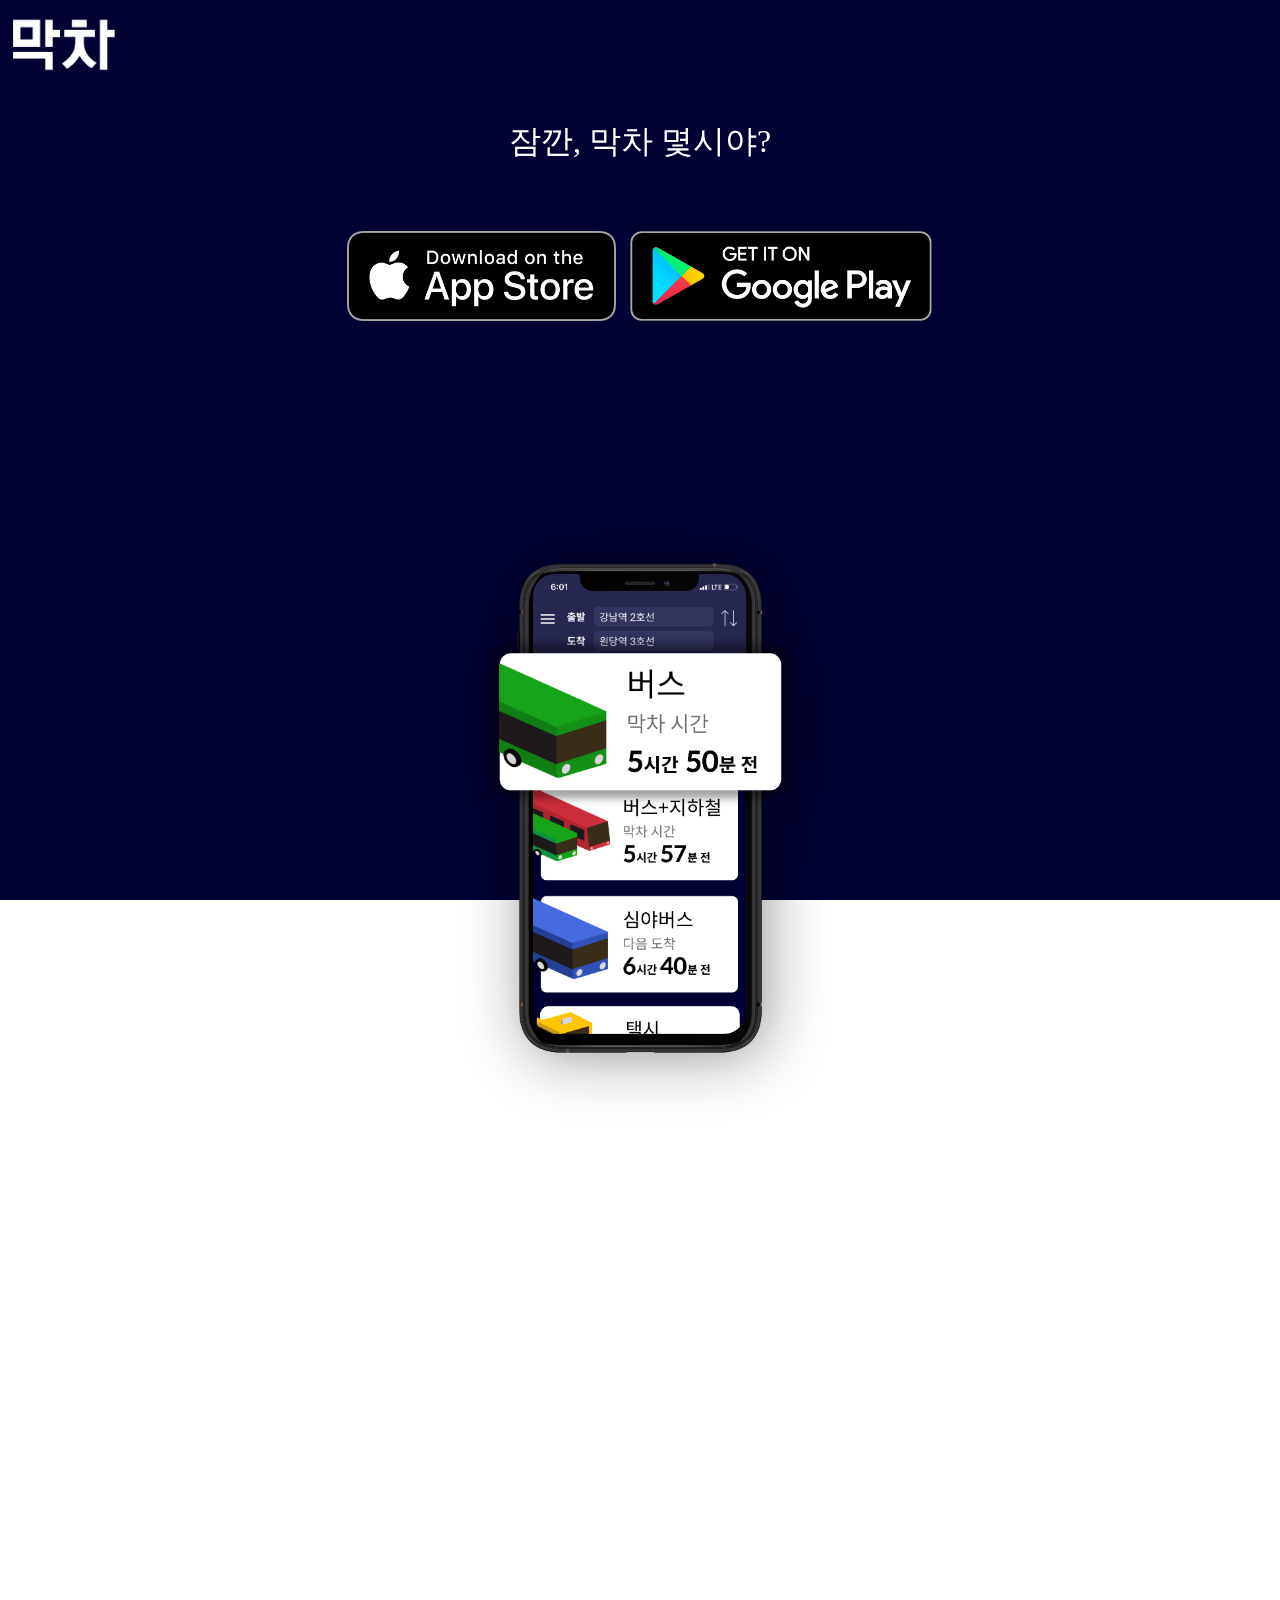
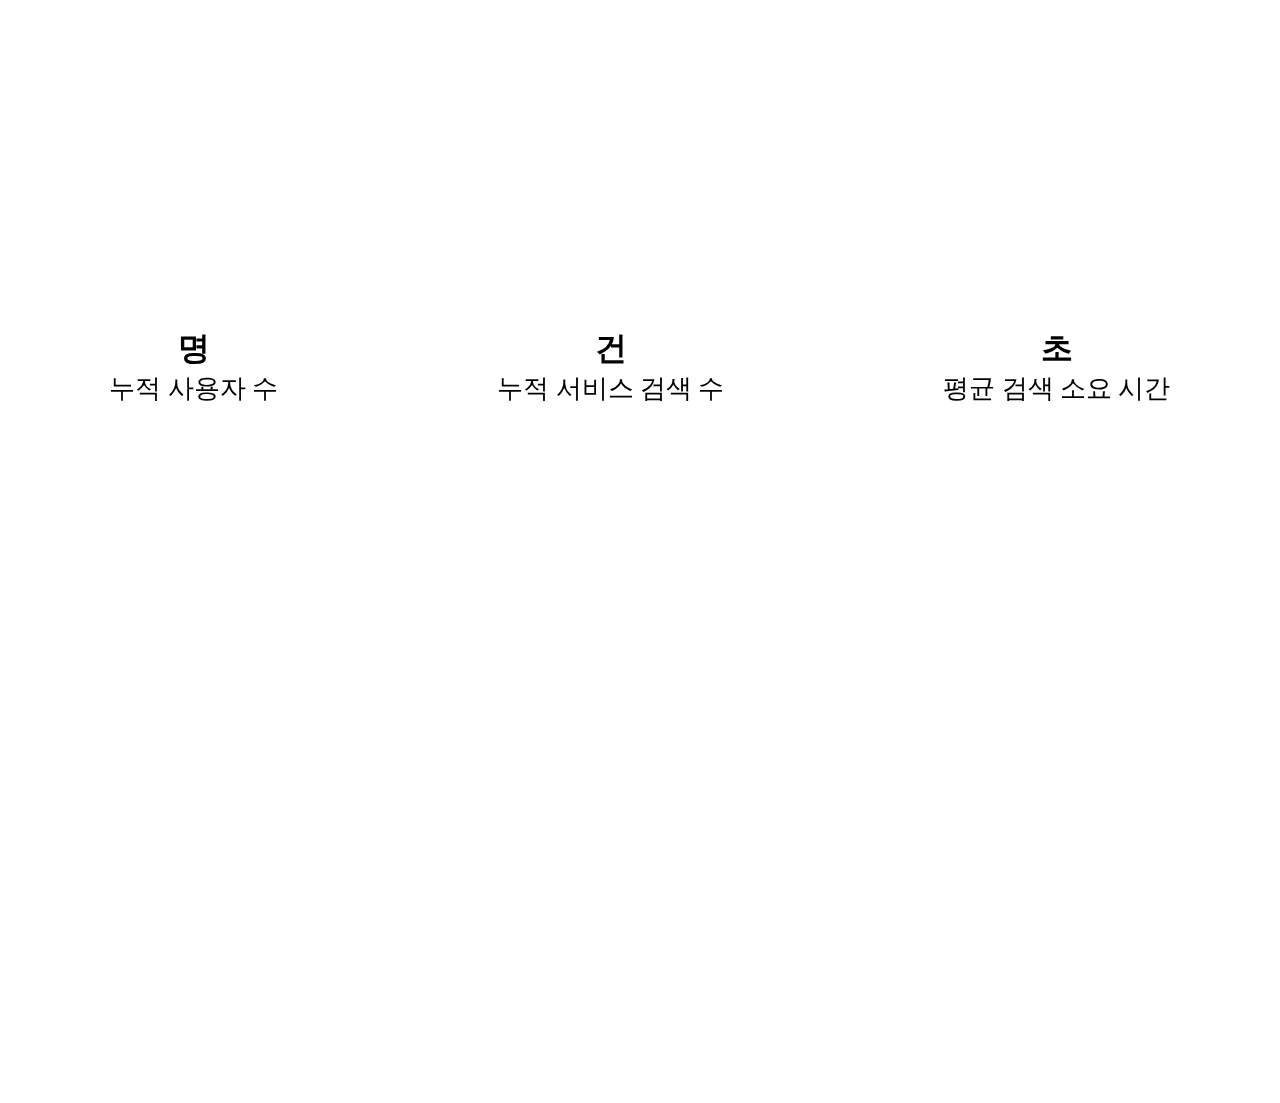
<file: index.html>
<!DOCTYPE html>
<html lang="ko">
  <head>
    <!-- GA TAg -->
    <!-- Global site tag (gtag.js) - Google Analytics -->
    <script
      async
      src="https://www.googletagmanager.com/gtag/js?id=UA-130545137-2"
    ></script>
    <script>
      window.dataLayer = window.dataLayer || [];
      function gtag() {
        dataLayer.push(arguments);
      }
      gtag("js", new Date());

      gtag("config", "UA-130545137-2");
    </script>
    <meta charset="UTF-8" />
    <meta name="viewport" content="width=device-width, initial-scale=1.0" />
    <link rel="stylesheet" href="style.css" />
    <link href="https://unpkg.com/aos@2.3.1/dist/aos.css" rel="stylesheet" />
    <link
      rel="icon"
      type="image/png"
      sizes="96x96"
      href="./assets/favicon-96x96.png"
    />
    <meta name="google-site-verification" content="Dti86wgBnEAkgriJ5yD4Wn3Ol6fGxNqwOgHCvkXCxmg" />
    <meta http-equiv="X-UA-Compatible" content="ie=edge" />
    <meta property="og:title" content="막차" />
    <meta
      property="og:description"
      content="쉽고 빠르게 막차 검색하세요!"
    />
    <meta
      name="description"
      content="쉽고 빠르게 막차 검색하세요!"
    />
    <meta property="og:url" content="https://makkcha.com" />
    <meta property="og:site_name" content="막차" />
    <meta
      property="og:image"
      content="https://raw.githubusercontent.com/ChaeWonKong/image-resource/master/mcha/graphic.jpg"
    />
    <meta property="og:locale" content="ko_KR" />
    <title>막차</title>
    <span itemscope="" itemtype="http://schema.org/Organization">
    <link itemprop="url" href="http://makkcha.com">
    <a itemprop="sameAs" href="https://blog.naver.com/makkcha"></a> <!--네이버 블로그-->
    <a itemprop="sameAs" href="https://www.facebook.com/makkchakr"></a> <!--페이스북 막차 페이지-->
    </span>
    
  </head>
  <body>
    <div class="container">
      <div class="conA">
        <div class="icon-centered">
        <img class="icon-img" src="./assets/app_icon.png" />
        </div>
        <p
          class="text-light"
          data-aos="fade-up"
          data-aos-anchor=".badge-container"
          data-aos-delay="200"
          data-aos-duration="1000"
        >
          잠깐, 막차 몇시야?
        </p>

        <div
          class="badge-container"
          data-aos="fade-up"
          data-aos-delay="400"
          data-aos-duration="1600"
        >
          <a
            class="anchor"
            href="https://apps.apple.com/kr/app/%EB%A7%89%EC%B0%A8/id1480522844"
            ><img class="badge-img" src="./assets/ios-large.png"
          /></a>
          <a
            class="anchor"
            href="https://play.google.com/store/apps/details?id=com.native_makkcha"
            ><img class="badge-img" src="./assets/android.png"
          /></a>
        </div>
        <div class="mock-con">
          <img
            class="mock-img"
            data-aos="fade-up"
            data-aos-delay="600"
            data-aos-duration="1000"
            src="./assets/mock_img.png"
            
          />
        </div>
      </div>
      <div class="conB">
        <div class="counter-container">
          <!-- User Counter -->
          <div
            class="counter-inner"
            data-aos="slide-up"
            data-aos-offset="0"
            data-aos-duration="500"
          >
            <div>
              <span id="userCounter" class="counter-main-text"></span
              ><span class="counter-main-text">명</span>
            </div>

            <p class="counter-sub-text">누적 사용자 수</p>
          </div>
          <!-- Search Counter -->
          <div
            class="counter-inner"
            data-aos="slide-up"
            data-aos-offset="0"
            data-aos-duration="500"
          >
            <div>
              <span id="searchCounter" class="counter-main-text"></span
              ><span class="counter-main-text">건</span>
            </div>

            <p class="counter-sub-text">누적 서비스 검색 수</p>
          </div>
          <!-- Time Counter -->
          <div
            class="counter-inner"
            data-aos="slide-up"
            data-aos-offset="0"
            data-aos-duration="500"
          >
            <div>
              <span id="timeCounter" class="counter-main-text"></span
              ><span class="counter-main-text">초</span>
            </div>

            <p class="counter-sub-text">평균 검색 소요 시간</p>
          </div>
        </div>
        <!-- Service Info -->
        <div
          class="card-container card-text"
          data-aos="fade-up"
          data-aos-duration="1600"
        >
          <h1 class="counter-main-text">막차는 어떤 앱인가요?</h1>
          <div class="card-inner card-inner-text">
            <h3 class="counter-sub-text">
              막차를 알려드립니다!
            </h3>
            <p>
              서울 경기 인천의 교통 빅데이터를 기반으로 버스와 지하철 환승까지
              고려해 막차까지 남은 시간을 계산해 알려드립니다.
            </p>
            <div>
            <img class="card" src="./assets/bus_card.png" />
            </div>
          </div>


        </div>
      </div>
    </div>
    <script src="https://unpkg.com/aos@2.3.1/dist/aos.js"></script>
    <script>
      AOS.init();

      // let i = 0;
      // theLabel = document.getElementById("counter");
      // let interval = setInterval(function() {
      //   if (i == 2034) clearInterval(interval);
      //   theLabel.innerHTML = i;
      //   if (i < 1000) i += 20;
      //   else if (i < 1400) i += 15;
      //   else if (i < 1800) i += 10;
      //   else if (i < 1900) i += 5;
      //   else i++;
      // }, 1);
      let availHeight = window.screen.availHeight;
      let flag = true;

      function handleScrollListener() {
        if (window.scrollY >= availHeight * 0.6 && flag) {
          let i = 0;
          let j = 0;
          let k = 0;
          theLabel1 = document.getElementById("userCounter");
          theLabel2 = document.getElementById("searchCounter");
          theLabel3 = document.getElementById("timeCounter");

          // userCounter
          let interval1 = setInterval(function() {
            if (i == 4547) clearInterval(interval1);
            theLabel1.innerHTML = i
              .toString()
              .replace(/\B(?=(\d{3})+(?!\d))/g, ",");
            if (i < 800) i += 100;
            else if (i < 1200) i += 200;
            else if (i < 1400) i += 200;
            else if (i < 4300) i += 100;
            else i++;
          }, 1);

          // searchCounter
          let interval2 = setInterval(function() {
            if (j == 80420) clearInterval(interval2);
            theLabel2.innerHTML = j
              .toString()
              .replace(/\B(?=(\d{3})+(?!\d))/g, ",");
            if (j < 20000) j += 10000;
            else if (j < 30000) j += 4000;
            else if (j < 55000) j += 500;
            else if (j < 80000) j += 1000;
            else j += 10;
          }, 1);

          // timeCounter
          let interval3 = setInterval(function() {
            if (k == 3) clearInterval(interval3);
            theLabel3.innerHTML = k
              .toString()
              .replace(/\B(?=(\d{3})+(?!\d))/g, ",");
            k++;
          }, 100);
          flag = false;
        }
      }

      window.addEventListener("scroll", handleScrollListener);
      window.addEventListener("scroll", () => {
       // if (window.scrollY < availHeight) flag = true;
      });
    </script>
  </body>
</html>
</file>
<file: style.css>
@import url(//spoqa.github.io/spoqa-han-sans/css/SpoqaHanSans-kr.css);

html,
body {
  margin: 0;
  padding: 0;
  height: 100vh;
  width: 100vw;
  font-family: "Spoqa Han Sans", "Spoqa Han Sans JP", "Sans-serif";
}

.container {
  width: 100vw;
  height: 100vh;

  max-width: 100vw;
}

.conA {
  width: 100vw;
  height: 100vh;
  display: flex;
  flex-direction: column;
  background-color: #000033;
}

.icon-img {
  width: 10%;
  height: relative;
}

.mock-con {
  display: flex;
  width: 100vw;
  justify-content: center;
}

.mock-img {
  position: absolute;
  top: 62vh;
  width: 24vw;
  filter: drop-shadow(5px 5px 30px rgba(0, 0, 0, 0.4));
}

.text-light {
  margin-left: 2rem;
  margin-right: 2rem;
  color: white;
  font-size: 2rem;
  padding: 0;
  line-height: 2rem;
  text-align: center;
}

.badge-container {
  display: flex;
  justify-content: center;
}

.badge-img {
  height: 10vh;
  margin: 0.4rem;
  width: auto;
}

.footer-text {
  color: white;
  font-size: 1.2rem;
  text-align: center;
}

.conB {
  width: 100vw;
  height: 170vh;
  background: white;
  display: flex;
  flex-direction: column;
  color: black;
  align-items: center;
}

.conB-text {
  text-align: center;
  margin-left: 2rem;
  margin-right: 2rem;
  margin-top: 50vh;
  font-size: 2rem;
  line-height: 3rem;
}

.down-text {
  text-align: center;
  font-size: 2rem;
  margin-top: 8vh;
  margin-bottom: 0;
  font-weight: bold;
}

.anchor {
  margin-top: 4vh;
  height: 10vh;
}

.counter-container {
  margin-top: 100vh;
  width: 100%;
  display: flex;
  flex-direction: row;
  justify-content: space-around;
}

.counter-main-text {
  font-size: 2rem;
  margin: 0;
  font-weight: bold;
  text-align: center;
}

.counter-sub-text {
  text-align: center;
  font-size: 1.6rem;
  margin: 0;
  /* font-weight: bold; */
}

.card-container {
  display: flex;
  flex-direction: column;
  align-items: center;
}

.card-inner {
  display: flex;
  flex-direction: column;
  align-items: center;
  box-shadow: 3px 3px 3px rgba(0, 0, 0, 0.3);
  border: 1px solid #eee;
  width: 80%;
  padding: 3vw;
  border-radius: 10px;
}

.card {
  box-shadow: 2px 2px 2px rgba(0, 0, 0, 0.3);
  border: 1px solid #eee;
  border-radius: 1.7vw;
}

.card-text {
  margin-top: 3rem;
}

.card-inner-text {
  margin-top: 1rem;
}

.counter-inner {
  display: flex;
  flex-direction: column;
  align-items: center;
  padding-top: 1rem;
  padding-bottom: 1rem;
}

@media (orientation: portrait) {
  .conA {
    display: flex;
    flex-direction: column;
    width: 100%;
  }

  .text-light {
    /* margin: 0; */
    color: white;
    font-size: 2.0rem;
    padding: 0;
    line-height: 2rem;
    text-align: center;
  }

  .conB {
    width: 100%;
  }
  .icon-centered{
    text-align:center;
  }
  .icon-img {
    width: 50%;
    height: relative;
  }
  .mock-img {
    width: 80%;
    height: relative;
  }
  .badge-img {
    width: auto;
    margin: 0.2rem;
    height: 6vh;
  }

  .anchor {
    margin-top: v;
    height: 6vh;
  }

  .conB-text {
    text-align: center;
    font-size: 1.2rem;
    line-height: 2rem;
  }

  .conB-counter {
    text-align: center;
    font-size: 1.2rem;
    margin: 0;
  }

  .counter-container {
    margin-top: 50vh;
    width: 100%;
    display: flex;
    flex-direction: column;
    align-items: center;
  }

  .counter-main-text {
    font-size: 1.6rem;
    margin: 0;
    font-weight: bold;
    text-align: center;
  }

  .counter-sub-text {
    text-align: center;
    font-size: 1.2rem;
    margin: 0;
    /* font-weight: bold; */
  }

  .card-inner {
    display: flex;
    flex-direction: column;
    align-items: center;
    box-shadow: 3px 3px 3px rgba(0, 0, 0, 0.3);
    border: 1px solid #eee;
    width: 80%;
    padding: 4vw;
  }

  .card {
    box-shadow: 2px 2px 2px rgba(0, 0, 0, 0.3);
    border: 1px solid #eee;
    border-radius: 4vw;
    width: 72vw;
  }
}
</file>
